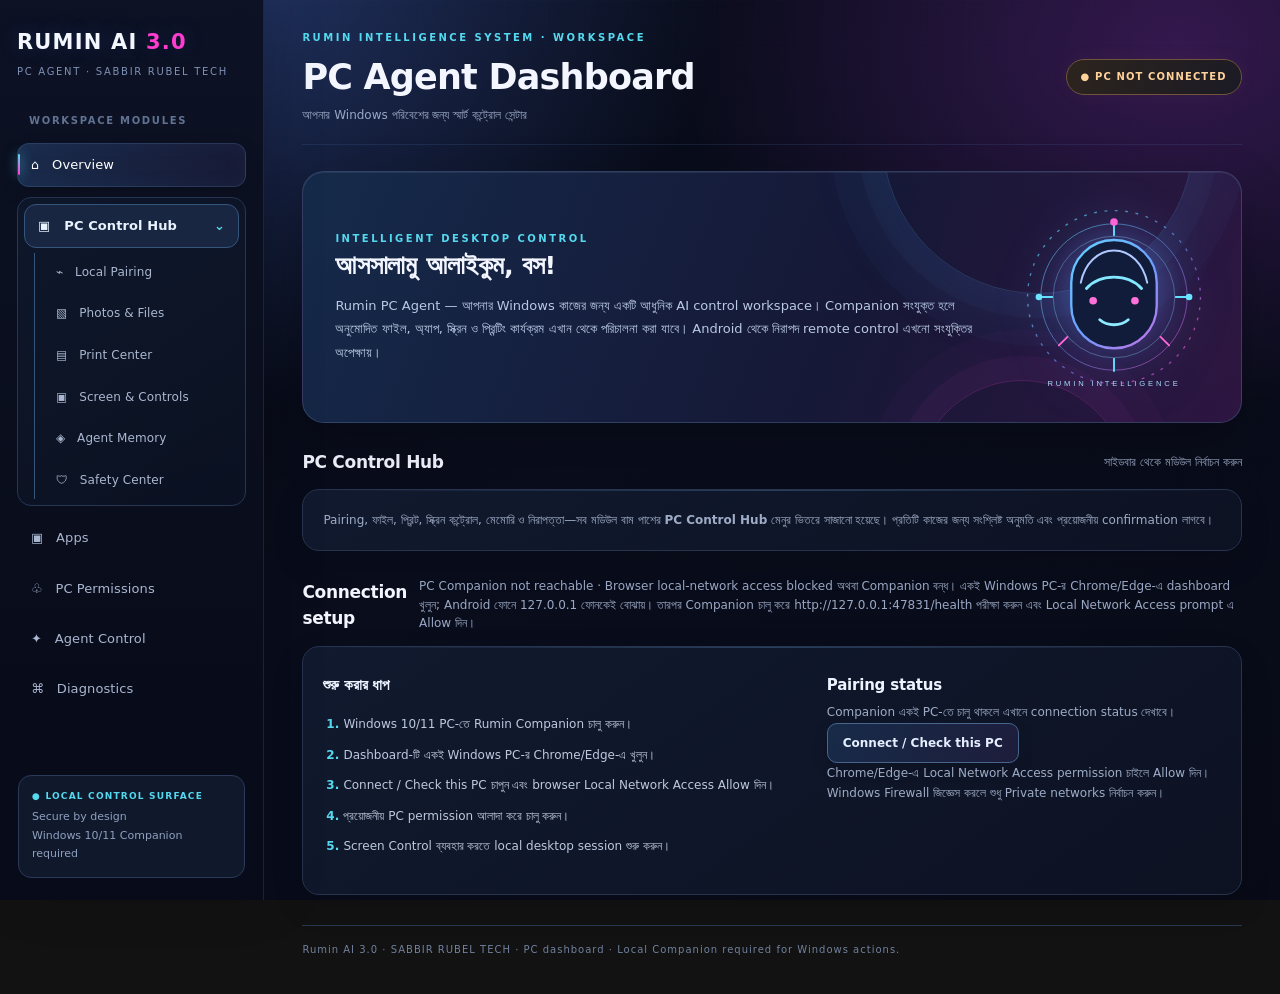
<file: pc-agent/index.html>
<!doctype html>
<html lang="bn">
<head>
<meta charset="utf-8"><meta name="viewport" content="width=device-width,initial-scale=1">
<meta name="theme-color" content="#090817"><title>Rumin AI 3.0 — PC Agent</title>
<style>
:root{color-scheme:dark;--bg:#070914;--panel:#101426;--panel2:#151d34;--line:#27334f;--line2:#35466c;--pink:#ff3ccf;--blue:#5b9dff;--cyan:#54d9ef;--muted:#9aa8c4;--green:#43ddb0;--amber:#ffc879;--text:#f3f6ff}
*{box-sizing:border-box}
html{scroll-behavior:smooth}
body{margin:0;min-height:100vh;color:var(--text);font:14px/1.55 Inter,system-ui,"Noto Sans Bengali",sans-serif;background:radial-gradient(ellipse at 14% -10%,#263a70 0,transparent 36%),radial-gradient(ellipse at 92% 5%,#34184e 0,transparent 30%),linear-gradient(145deg,#070914,#090d1c 48%,#080b17);background-attachment:fixed}
body:before{content:"";position:fixed;inset:0;pointer-events:none;opacity:.15;background-image:linear-gradient(rgba(118,153,220,.12) 1px,transparent 1px),linear-gradient(90deg,rgba(118,153,220,.12) 1px,transparent 1px);background-size:42px 42px;mask-image:linear-gradient(to bottom,black,transparent 80%);z-index:-1}
button,input,textarea,select{font:inherit}
button{cursor:pointer;transition:transform .18s ease,border-color .18s ease,background .18s ease,box-shadow .18s ease}
button:focus-visible,input:focus-visible,textarea:focus-visible,select:focus-visible{outline:2px solid var(--cyan);outline-offset:2px}
.shell{display:grid;grid-template-columns:264px minmax(0,1fr);min-height:100vh}
.side{position:sticky;top:0;height:100vh;overflow:auto;padding:26px 17px 20px;border-right:1px solid rgba(91,126,185,.2);background:linear-gradient(180deg,rgba(12,17,34,.96),rgba(8,12,25,.93));backdrop-filter:blur(22px);box-shadow:14px 0 48px #0002;z-index:5}
.brand{font-size:21px;font-weight:850;letter-spacing:1.2px;color:#f5f7ff;text-shadow:0 0 22px #5795ff38}
.brand span{color:var(--pink)}
.sub{color:#7f91b5;font-size:10px;letter-spacing:1.7px;margin-top:5px}
.nav{margin-top:34px;display:grid;gap:6px}
.nav:before{content:"WORKSPACE MODULES";color:#617393;font-size:10px;letter-spacing:1.7px;padding:0 12px 8px;font-weight:800}
.nav button{position:relative;border:1px solid transparent;background:transparent;color:#aab7d0;text-align:left;padding:11px 13px;border-radius:12px;cursor:pointer;font-size:13px;letter-spacing:.1px}
.nav button:before{content:"";position:absolute;left:0;top:25%;bottom:25%;width:2px;border-radius:3px;background:transparent}
.nav button.active,.nav button:hover{background:linear-gradient(100deg,#1a2b4b,#171a35);border-color:#42608a66;color:#fff;box-shadow:inset 0 0 22px #5b9dff0c,0 7px 18px #0002}
.nav button.active:before{background:linear-gradient(var(--cyan),var(--pink));box-shadow:0 0 12px var(--cyan)}
.nav-group{display:grid;gap:5px;margin:4px 0;padding:6px;border:1px solid #263653;border-radius:14px;background:linear-gradient(145deg,#111b30aa,#0b1325aa)}
.nav-group-toggle{display:flex!important;align-items:center;justify-content:space-between;font-weight:800!important;color:#e9f3ff!important;background:#182642!important;border-color:#36557d!important}
.nav-chevron{color:var(--cyan);transition:transform .2s}
.nav-group.collapsed .nav-chevron{transform:rotate(-90deg)}
.nav-group.collapsed .nav-submenu{display:none}
.nav-submenu{display:grid;gap:3px;padding-left:9px;border-left:1px solid #36557d;margin-left:10px}
.nav-submenu button{font-size:12px!important;padding:9px 11px!important}
.nav-submenu button.active{background:linear-gradient(100deg,#26375a,#241b40)!important;border-color:#5b78a4!important;color:#fff!important}

.sidefoot{position:absolute;bottom:22px;left:18px;right:18px;padding:13px;border:1px solid #2b3a58;border-radius:13px;background:#10182b;color:#8fa0bf;font-size:11px;line-height:1.7}
.sidefoot:before{content:"●  LOCAL CONTROL SURFACE";display:block;color:var(--cyan);font-size:9px;letter-spacing:1.2px;font-weight:800;margin-bottom:4px}
.main{padding:30px clamp(18px,3vw,46px) 36px;max-width:1600px;width:100%;margin:0 auto}
.top{display:flex;justify-content:space-between;align-items:center;gap:18px;margin-bottom:26px;padding-bottom:20px;border-bottom:1px solid rgba(91,126,185,.17)}
.eyebrow{color:var(--cyan);font-size:10px;letter-spacing:2.5px;text-transform:uppercase;font-weight:800}
.top h1{font-size:clamp(25px,3vw,35px);letter-spacing:-.8px;margin:4px 0 2px;font-weight:760}
.muted{color:var(--muted);font-size:12px}
.pill{display:inline-flex;align-items:center;gap:8px;border:1px solid #74583a;background:linear-gradient(120deg,#2c241d,#1b1a25);color:#ffd29a;border-radius:999px;padding:9px 14px;font-size:10px;font-weight:800;letter-spacing:1.1px;white-space:nowrap;box-shadow:0 0 22px #ffb65b0b}
.hero{position:relative;isolation:isolate;overflow:hidden;padding:30px 32px;border:1px solid #47638a80;border-radius:22px;background:linear-gradient(112deg,rgba(22,43,75,.96),rgba(23,25,56,.96) 58%,rgba(49,23,68,.92));display:flex;justify-content:space-between;gap:22px;align-items:center;box-shadow:0 20px 55px #0003,inset 0 1px #ffffff12}
.hero:before{content:"";position:absolute;z-index:-1;width:310px;height:310px;right:5%;top:-190px;border:1px solid #6ac6ff30;border-radius:50%;box-shadow:0 0 0 24px #66baff08,0 0 0 52px #66baff06,0 0 80px #4a8fff20}
.hero:after{content:"";position:absolute;z-index:-1;width:210px;height:210px;right:12%;bottom:-170px;border:1px solid #ff4dd633;border-radius:50%;box-shadow:0 0 0 24px #ff4dd60a,0 0 0 50px #ff4dd606}
.hero h2{margin:0 0 8px;font-size:clamp(20px,2vw,26px);letter-spacing:-.3px}
.hero p{margin:0;color:#b9c9e4;max-width:760px;font-size:13px;line-height:1.8}
.heroicon{width:190px;min-width:190px;height:190px;display:grid;place-items:center;filter:drop-shadow(0 0 26px #5b9dff55);animation:float 5s ease-in-out infinite}.heroicon svg{width:100%;height:100%;overflow:visible}.hero-art-ring{transform-origin:100px 100px;animation:orbit 18s linear infinite}.hero-art-pulse{animation:artPulse 3.6s ease-in-out infinite}@keyframes orbit{to{transform:rotate(360deg)}}@keyframes artPulse{0%,100%{opacity:.62;filter:drop-shadow(0 0 7px #58d8ff)}50%{opacity:1;filter:drop-shadow(0 0 19px #ff45cf)}}
@keyframes float{0%,100%{transform:translateY(0) rotate(-4deg)}50%{transform:translateY(-8px) rotate(4deg)}}
.grid{display:grid;grid-template-columns:repeat(3,minmax(0,1fr));gap:16px;margin-top:19px}
.card{position:relative;overflow:hidden;background:linear-gradient(145deg,rgba(18,27,48,.94),rgba(13,19,35,.96));border:1px solid var(--line);border-radius:17px;padding:20px;min-width:0;box-shadow:0 12px 32px #00000020;transition:transform .2s ease,border-color .2s ease,box-shadow .2s ease}
.card:before{content:"";position:absolute;inset:0 0 auto;height:1px;background:linear-gradient(90deg,transparent,#77c9ff55,transparent);opacity:.7}
.card:hover{transform:translateY(-3px);border-color:#4c75a6;box-shadow:0 17px 38px #0004,0 0 24px #4e8fff0c}
.card h2,.card h3{color:#edf4ff;letter-spacing:-.2px}
.card h2{font-size:20px;margin:0 0 8px}
.card h3{margin:7px 0 5px;font-size:15px}
.card p{margin:0;color:#9eacc7;font-size:12px;line-height:1.7}
.ico{font-size:23px;filter:drop-shadow(0 0 10px #70baff40)}
.state{display:inline-flex;align-items:center;gap:6px;margin-top:14px;color:#f4c987;background:#332b24;border:1px solid #775b3a66;padding:5px 10px;border-radius:99px;font-size:10px;font-weight:700;letter-spacing:.2px}
.section{margin-top:26px}
.sectionhead{display:flex;justify-content:space-between;align-items:center;gap:12px;margin-bottom:13px}
.sectionhead h2{font-size:17px;margin:0;letter-spacing:-.3px}
.pair{display:grid;grid-template-columns:1.1fr .9fr;gap:22px}
.steps{padding-left:20px;color:#bdc9df;font-size:12px}
.steps li{padding:6px 0}
.steps li::marker{color:var(--cyan);font-weight:800}
.outline{background:linear-gradient(120deg,#172b49,#1d1d3b);color:#e5efff;border:1px solid #47648c;padding:10px 15px;border-radius:10px;font-size:12px;font-weight:700;box-shadow:0 6px 16px #0002}
.outline:hover{background:linear-gradient(120deg,#20406a,#33204f);border-color:#6ba9e8;transform:translateY(-1px);box-shadow:0 8px 20px #4c8ee51c}
.outline:active{transform:translateY(0)}
.outline:disabled{opacity:.5;cursor:not-allowed;transform:none}
input,textarea,select{background:#0a1222!important;color:#edf4ff!important;border:1px solid #314362!important;border-radius:10px!important;padding:10px 12px!important;max-width:100%}
input::placeholder,textarea::placeholder{color:#71819e}
input:focus,textarea:focus,select:focus{border-color:#61b7e7!important;box-shadow:0 0 0 3px #54d9ef13}
textarea{line-height:1.65}
.drop{border:1px dashed #52749d;border-radius:15px;padding:23px;text-align:center;background:linear-gradient(145deg,#101d32,#0b1425);color:#b9c9e4}
.drop input{margin-top:12px}
.preview{margin-top:10px;padding:11px 13px;color:#9eacc7;font-size:12px;overflow-wrap:anywhere;background:#0b1323;border:1px solid #263955;border-radius:10px}
.page{display:none;animation:pageIn .22s ease}
.page.active{display:block}
@keyframes pageIn{from{opacity:.45;transform:translateY(5px)}to{opacity:1;transform:translateY(0)}}
.footer{margin-top:30px;border-top:1px solid #293752;padding-top:16px;color:#71819e;font-size:10px;letter-spacing:1px}
pre{max-width:100%;overflow:auto;color:#bcd2ef!important;background:#0a1222!important;border:1px solid #293b59;border-radius:12px;padding:14px!important}
@media(max-width:1050px){.shell{grid-template-columns:220px minmax(0,1fr)}.side{padding-left:13px;padding-right:13px}.grid{grid-template-columns:repeat(2,minmax(0,1fr))}}
@media(max-width:850px){.nav-group{min-width:220px}.nav-submenu{max-height:210px;overflow:auto}.shell{grid-template-columns:1fr}.side{position:relative;height:auto;overflow:visible;border-right:0;border-bottom:1px solid var(--line);padding:15px}.nav{display:flex;overflow:auto;margin-top:16px;padding-bottom:3px}.nav:before{display:none}.nav button{white-space:nowrap;padding:9px 12px}.sidefoot{display:none}.main{padding:20px 16px}.pair{grid-template-columns:1fr}}
@media(max-width:560px){.heroicon{width:132px;min-width:132px;height:132px;align-self:center}.grid{grid-template-columns:1fr}.top{align-items:flex-start;flex-direction:column}.hero{padding:22px;align-items:flex-start}.heroicon{display:none}.sectionhead{align-items:flex-start;flex-wrap:wrap}.pill{font-size:9px}.main{padding:16px 12px}}
@media(prefers-reduced-motion:reduce){*,*:before,*:after{animation-duration:.01ms!important;animation-iteration-count:1!important;scroll-behavior:auto!important;transition-duration:.01ms!important}}
</style></head>
<body><div class="shell">
<aside class="side"><div class="brand">RUMIN AI <span>3.0</span></div><div class="sub">PC AGENT · SABBIR RUBEL TECH</div>
<nav class="nav" aria-label="Main navigation">
<button class="active" data-page="overview">⌂ &nbsp; Overview</button>
<div class="nav-group">
<button class="nav-group-toggle" type="button" data-group-toggle="pc-hub" aria-expanded="true">▣ &nbsp; PC Control Hub <span class="nav-chevron">⌄</span></button>
<div class="nav-submenu" id="pc-hub">
<button data-page="connect">⌁ &nbsp; Local Pairing</button><button data-page="files">▧ &nbsp; Photos & Files</button><button data-page="print">▤ &nbsp; Print Center</button><button data-page="screen">▣ &nbsp; Screen & Controls</button><button data-page="memory">◈ &nbsp; Agent Memory</button><button data-page="safety">🛡 &nbsp; Safety Center</button>
</div></div>
<button data-page="apps">▣ &nbsp; Apps</button><button data-page="permissions">♧ &nbsp; PC Permissions</button><button data-page="agents">✦ &nbsp; Agent Control</button><button data-page="diagnostics">⌘ &nbsp; Diagnostics</button>
</nav><div class="sidefoot">Secure by design<br>Windows 10/11 Companion required</div></aside>
<main class="main">
<header class="top"><div><div class="eyebrow">RUMIN INTELLIGENCE SYSTEM · WORKSPACE</div><h1 id="heading">PC Agent Dashboard</h1><div class="muted">আপনার Windows পরিবেশের জন্য স্মার্ট কন্ট্রোল সেন্টার</div></div><div class="pill" id="connectionPill">● PC NOT CONNECTED</div></header>
<section class="page active" id="overview">
<div class="hero"><div><div class="eyebrow">INTELLIGENT DESKTOP CONTROL</div><h2>আসসালামু আলাইকুম, বস!</h2><p>Rumin PC Agent — আপনার Windows কাজের জন্য একটি আধুনিক AI control workspace। Companion সংযুক্ত হলে অনুমোদিত ফাইল, অ্যাপ, স্ক্রিন ও প্রিন্টিং কার্যক্রম এখান থেকে পরিচালনা করা যাবে। Android থেকে নিরাপদ remote control এখনো সংযুক্তির অপেক্ষায়।</p></div><div class="heroicon" role="img" aria-label="Rumin AI holographic assistant illustration"><svg viewBox="0 0 200 200" fill="none" xmlns="http://www.w3.org/2000/svg"><defs><linearGradient id="ruminAura" x1="28" y1="24" x2="174" y2="178" gradientUnits="userSpaceOnUse"><stop stop-color="#61E7FF"/><stop offset=".52" stop-color="#6E9CFF"/><stop offset="1" stop-color="#FF55D8"/></linearGradient><radialGradient id="ruminCore" cx="0" cy="0" r="1" gradientTransform="translate(100 91) rotate(90) scale(70)" gradientUnits="userSpaceOnUse"><stop stop-color="#5BE6FF" stop-opacity=".28"/><stop offset="1" stop-color="#7D66FF" stop-opacity=".02"/></radialGradient></defs><circle cx="100" cy="100" r="77" fill="url(#ruminCore)" stroke="url(#ruminAura)" stroke-opacity=".55"/><circle class="hero-art-ring" cx="100" cy="100" r="91" stroke="url(#ruminAura)" stroke-opacity=".62" stroke-width="1.4" stroke-dasharray="3 8"/><circle cx="100" cy="100" r="64" stroke="#8BDFFF" stroke-opacity=".35"/><path d="M100 40c-25 0-45 20-45 45v24c0 25 20 45 45 45s45-20 45-45V85c0-25-20-45-45-45Z" fill="#101C3A" stroke="url(#ruminAura)" stroke-width="2.5"/><path d="M71 91c7-8 16-12 29-12s22 4 29 12" stroke="#83E8FF" stroke-width="3" stroke-linecap="round"/><path d="M78 104h.1M122 104h.1" stroke="#FF70D9" stroke-width="8" stroke-linecap="round"/><path d="M85 124c8 7 22 7 30 0" stroke="#8DEAFF" stroke-width="3" stroke-linecap="round"/><path d="M65 85c4-20 18-34 35-34s31 14 35 34" stroke="#B0C8FF" stroke-width="2" stroke-linecap="round"/><path d="M100 22v13M100 165v13M22 100h13M165 100h13" stroke="#65DFFF" stroke-width="2" stroke-linecap="round"/><circle class="hero-art-pulse" cx="100" cy="21" r="4" fill="#FF63D8"/><circle cx="179" cy="100" r="3.5" fill="#69E5FF"/><circle cx="21" cy="100" r="3.5" fill="#69E5FF"/><path d="M42 151l9-9M158 151l-9-9" stroke="#FF67D7" stroke-width="2" stroke-linecap="round"/><text x="100" y="194" fill="#A9DFFF" font-size="8" font-family="Arial,sans-serif" text-anchor="middle" letter-spacing="3">RUMIN INTELLIGENCE</text></svg></div></div>
<div class="section"><div class="sectionhead"><h2>PC Control Hub</h2><span class="muted">সাইডবার থেকে মডিউল নির্বাচন করুন</span></div><div class="card"><p>Pairing, ফাইল, প্রিন্ট, স্ক্রিন কন্ট্রোল, মেমোরি ও নিরাপত্তা—সব মডিউল বাম পাশের <b>PC Control Hub</b> মেনুর ভিতরে সাজানো হয়েছে। প্রতিটি কাজের জন্য সংশ্লিষ্ট অনুমতি এবং প্রয়োজনীয় confirmation লাগবে।</p></div></div>
<div class="section"><div class="sectionhead"><h2>Connection setup</h2><span class="muted" id="companionStatus">Status: not checked</span></div><div class="card pair"><div><h3>শুরু করার ধাপ</h3><ol class="steps"><li>Windows 10/11 PC-তে Rumin Companion চালু করুন।</li><li>Dashboard-টি একই Windows PC-র Chrome/Edge-এ খুলুন।</li><li>Connect / Check this PC চাপুন এবং browser Local Network Access Allow দিন।</li><li>প্রয়োজনীয় PC permission আলাদা করে চালু করুন।</li><li>Screen Control ব্যবহার করতে local desktop session শুরু করুন।</li></ol></div><div><h3>Pairing status</h3><p>Companion একই PC-তে চালু থাকলে এখানে connection status দেখাবে।</p><button class="outline" id="refreshCompanion">Connect / Check this PC</button><p class="muted">Chrome/Edge-এ Local Network Access permission চাইলে Allow দিন। Windows Firewall জিজ্ঞেস করলে শুধু Private networks নির্বাচন করুন।</p></div></div></div>
</section>
<section class="page" id="connect"><div class="card"><h2>Phone Connect · Local Pairing Prototype</h2><p>PC-তে Rumin Windows Companion চালু করুন। এই পেজ থেকে পাঁচ মিনিটের one-time pairing code তৈরি হবে। নিচের PC address-এর pairing link ফোনে খুলে code ব্যবহার করা যাবে।</p><button class="outline" id="makepair">Create one-time local pairing code</button><div id="pairresult" class="section muted">কোনো pairing session তৈরি হয়নি।</div><div id="pairqr" style="margin-top:14px"></div><p class="muted">এটি কেবল local browser pairing prototype। Rumin Android app-এর native pairing screen/client এবং secure remote relay এখনো সংযুক্ত নয়; pairing সফল হলেও ফোন থেকে PC control চালু হবে না।</p></div></section>
<section class="page" id="files"><div class="card"><h2>Files & Photos</h2><p>এখানে আপাতত browser-এর local file picker দিয়ে শুধু preview পরীক্ষা করা যাবে। এটি PC-র সম্পূর্ণ ফাইল-সিস্টেম access নয়।</p><div class="drop"><div>📁 একটি ছবি নির্বাচন করে preview দেখুন</div><input id="filepick" type="file" accept="image/*"><div id="filepreview" class="preview">কোনো ছবি নির্বাচন করা হয়নি</div></div><p class="muted">Approved Documents/Pictures roots-এ text file তৈরি/overwrite, move এবং Recycle Bin-এ delete করা যাবে। প্রতিটি destructive action-এ আলাদা confirmation লাগে।</p><div class="section"><button class="outline" id="loadPcFolders">Load approved PC folders</button><div id="pcFolders" class="preview">Folder list এখনো লোড হয়নি।</div></div><div class="section"><h3>Approved file action</h3><select id="fileRoot" style="padding:9px;background:#0d0c1d;color:white"><option value="documents">Documents</option><option value="pictures">Pictures</option></select><input id="fileRelative" placeholder="relative/path.txt" style="display:block;width:100%;max-width:500px;padding:10px;margin:8px 0;background:#0d0c1d;border:1px solid #51466c;border-radius:9px;color:white"><textarea id="fileContent" rows="4" placeholder="New text file content" style="width:100%;padding:12px;background:#0d0c1d;border:1px solid #51466c;border-radius:9px;color:white"></textarea><button class="outline" id="writeFile">Create / overwrite text file</button><input id="moveSource" placeholder="Source relative path" style="display:block;width:100%;max-width:500px;padding:10px;margin:8px 0;background:#0d0c1d;border:1px solid #51466c;border-radius:9px;color:white"><input id="moveDestination" placeholder="Destination relative path" style="display:block;width:100%;max-width:500px;padding:10px;margin:8px 0;background:#0d0c1d;border:1px solid #51466c;border-radius:9px;color:white"><button class="outline" id="moveFile">Move file</button><input id="deleteRelative" placeholder="File relative path to delete" style="display:block;width:100%;max-width:500px;padding:10px;margin:8px 0;background:#0d0c1d;border:1px solid #51466c;border-radius:9px;color:white"><button class="outline" id="deleteFile">Send file to Recycle Bin</button><div id="fileActionStatus" class="preview"></div></div></div></section>
<section class="page" id="print"><div class="card"><h2>Print Center</h2><p>Windows printer list দেখুন এবং স্পষ্ট অনুমোদনের পর plain-text document print করুন।</p><button class="outline" id="loadPrinters">Load printers</button><select id="printerSelect" style="display:block;width:100%;max-width:500px;padding:10px;margin:10px 0;background:#0d0c1d;border:1px solid #51466c;border-radius:9px;color:white"><option value="">প্রথমে printer list load করুন</option></select><textarea id="printText" rows="7" placeholder="যে লেখা print করতে চান…" style="width:100%;padding:12px;background:#0d0c1d;border:1px solid #51466c;border-radius:9px;color:white"></textarea><button class="outline" id="submitPrint">Confirm & print text</button><div id="printStatus" class="preview">প্রিন্ট শুরু হয়নি।</div><p class="muted">শুধু text print। PDF/image preview ও print এখনো নেই।</p></div></section>
<section class="page" id="screen"><div class="card"><h2>Screen & Controls</h2><p>PC-তে অনুমতি দিয়ে session চালু করলে mouse click, scroll ও keyboard text পাঠানো যাবে। এখনো screen capture/OCR যুক্ত হয়নি।</p><div class="sectionhead"><span class="state" id="desktopState">Session বন্ধ</span><button class="outline" id="startDesktop">Start local control session</button><button class="outline" id="stopDesktop">Stop session</button></div><div class="section"><h3>Mouse click</h3><p class="muted">স্ক্রিনের pixel coordinate দিন।</p><div style="display:flex;gap:8px;flex-wrap:wrap"><input id="clickX" type="number" min="0" placeholder="X" style="width:100px;padding:9px;background:#0d0c1d;border:1px solid #51466c;border-radius:9px;color:white"><input id="clickY" type="number" min="0" placeholder="Y" style="width:100px;padding:9px;background:#0d0c1d;border:1px solid #51466c;border-radius:9px;color:white"><button class="outline" id="sendClick">Click</button></div></div><div class="section"><h3>Keyboard</h3><div style="display:flex;gap:8px;flex-wrap:wrap"><input id="typeText" placeholder="Type text on PC…" style="min-width:220px;padding:9px;background:#0d0c1d;border:1px solid #51466c;border-radius:9px;color:white"><button class="outline" id="sendType">Type</button><select id="pressKey" style="padding:9px;background:#0d0c1d;border:1px solid #51466c;border-radius:9px;color:white"><option>ENTER</option><option>TAB</option><option>ESC</option><option>BACKSPACE</option><option>SPACE</option><option>UP</option><option>DOWN</option><option>LEFT</option><option>RIGHT</option><option>DELETE</option></select><button class="outline" id="sendKey">Press key</button></div></div><div class="section"><h3>Scroll</h3><button class="outline" id="scrollUp">Scroll up</button> <button class="outline" id="scrollDown">Scroll down</button></div><div class="section"><h3>Live screen snapshot</h3><button class="outline" id="captureScreen">Capture PC screen</button><div id="screenPreview" class="preview">স্ক্রিন ক্যাপচার এখনো করা হয়নি।</div><button class="outline" id="readUiTree">Read Windows UI control tree</button><pre id="uiaTreePreview" class="preview">UI Automation tree এখনো পড়া হয়নি।</pre></div><p class="muted" id="screenMessage">Screen control is disabled until the PC user grants permission and starts a local session.</p></div></section>
<section class="page" id="apps"><div class="card"><h2>Windows Apps</h2><p>Start Menu-তে থাকা অ্যাপগুলো খুঁজে বের করে নির্বাচিত অ্যাপ চালু করুন।</p><button class="outline" id="loadApps">Find installed shortcuts</button><div id="appList" class="section muted">অ্যাপ তালিকা লোড হয়নি।</div></div></section>
<section class="page" id="permissions"><div class="card"><h2>PC Permissions & Safety</h2><p>প্রতিটি অনুমতি আলাদা। সব অনুমতি ডিফল্টে বন্ধ থাকবে; Windows ব্যবহারকারী নিজে চালু করবেন।</p><div class="section"><h3>১. Browser permission</h3><p class="muted">এই ওয়েবসাইটকে Windows Companion-এর localhost endpoint-এ পৌঁছাতে Chrome/Edge-এর Local Network Access অনুমতি লাগতে পারে।</p><button class="outline" id="requestLocalAccess">Request browser access</button><span id="browserPermissionStatus" class="muted">এখনো পরীক্ষা হয়নি</span></div><div class="section"><h3>২. Windows Companion permissions</h3><div id="permissionList" class="section muted">Companion-এর permission status লোড হচ্ছে…</div></div><div class="section"><h3>৩. এখনো তৈরি হয়নি</h3><div class="muted">OCR, Gemini vision feedback loop, Android secure relay এবং microphone/camera stream এখনো বাস্তবায়িত নয়। Windows UI Automation ও file/printer tools-এর আলাদা permission আছে।</div></div><p class="muted">Windows Firewall জিজ্ঞেস করলে Private networks-এ অনুমতি দিন; Public networks-এ নয়। UAC/Secure Desktop বা Windows-এর নিরাপত্তা সীমা অতিক্রম করা হবে না। যেকোনো সময় screen session বন্ধ করতে পারবেন।</p></div></section>
<section class="page" id="agents"><div class="card"><h2>Rumin Agent Control</h2><p>এখানে Gemini থেকে সীমাবদ্ধ action plan তৈরি করে preview দেখা যাবে। অনুমোদন ছাড়া কোনো action চলবে না; Android secure relay এখনো প্রস্তুত নয়।</p><div class="section"><h3>Gemini AI Agent Planner · Preview</h3><p class="muted">API key এই পেজে রাখা হবে না; প্রতিবার request-এর সময় local Companion-এ পাঠানো হবে। Gemini কেবল অনুমোদিত tool-এর preview তৈরি করবে।</p><input id="geminiPlannerKey" type="password" autocomplete="off" placeholder="Gemini API key" style="display:block;width:100%;max-width:520px;padding:10px;margin:7px 0;background:#0d0c1d;border:1px solid #51466c;border-radius:9px;color:white"><input id="geminiPlannerModel" value="gemini-2.5-flash" placeholder="Gemini model" style="display:block;width:100%;max-width:320px;padding:10px;margin:7px 0;background:#0d0c1d;border:1px solid #51466c;border-radius:9px;color:white"><textarea id="geminiPlannerTask" rows="3" placeholder="যেমন: Notepad খোলো এবং..." style="display:block;width:100%;max-width:700px;padding:10px;margin:7px 0;background:#0d0c1d;border:1px solid #51466c;border-radius:9px;color:white"></textarea><button class="outline" id="makeGeminiPlan">Generate action preview</button><div id="geminiPlanStatus" class="preview">Gemini plan তৈরি হয়নি।</div></div>
<div class="section"><label class="muted" for="agentTool">Action type</label><select id="agentTool" style="display:block;width:100%;max-width:420px;padding:10px;margin:6px 0;background:#0d0c1d;border:1px solid #51466c;border-radius:9px;color:white"><option value="open_app">Open approved Start Menu app</option><option value="click">Mouse click (screen session)</option><option value="scroll">Scroll (screen session)</option><option value="type_text">Type text (screen session)</option><option value="press_key">Press allowed key (screen session)</option></select><div id="agentFields" class="section"></div><button class="outline" id="addAgentAction">Add action to plan</button> <button class="outline" id="clearAgentPlan">Clear plan</button></div><div class="section"><h3>Execution plan</h3><ol id="agentPlan" class="steps"><li>কোনো action যোগ করা হয়নি।</li></ol><button class="outline" id="runAgentPlan">Run approved plan</button><div id="agentResult" class="preview">Execution এখনো শুরু হয়নি।</div></div><p class="muted">একটি batch-এ সর্বোচ্চ ৮টি action। PC-তে Companion চালু, প্রয়োজনীয় permission ON এবং screen action-এর জন্য local desktop session চালু থাকতে হবে। Delete, payment, message send, admin/security পরিবর্তন বা arbitrary shell command এই executor চালায় না।</p></div></section>
<section class="page" id="diagnostics"><div class="card"><h2>System Diagnostics</h2><p>Companion, Windows host, supported capabilities ও API endpoint-এর live status। এখানে কোনো unsupported feature-কে ready দেখানো হবে না।</p><div class="sectionhead"><span class="state" id="diagState">Not checked</span><button class="outline" id="runDiagnostics">Run full diagnostics</button></div><div id="diagSummary" class="section muted">Diagnostics এখনো চালানো হয়নি।</div><div class="section"><h3>Windows PC information</h3><pre id="systemInfo" style="white-space:pre-wrap;overflow-wrap:anywhere;background:#0d0c1d;padding:12px;border-radius:10px">Not loaded</pre></div><div class="section"><h3>Companion capabilities</h3><pre id="capabilityInfo" style="white-space:pre-wrap;overflow-wrap:anywhere;background:#0d0c1d;padding:12px;border-radius:10px">Not loaded</pre></div><div class="section"><h3>Endpoint checks</h3><div id="endpointChecks" class="muted">Not checked</div></div></div></section><section class="page" id="memory"><div class="card"><h2>Agent Memory · Local PC</h2><p>এই Windows PC-তে locally encrypted নয় এমন JSON storage-এ user-approved notes রাখা হবে। sensitive password বা secret রাখবেন না।</p><input id="memoryKey" maxlength="80" placeholder="Memory key (যেমন preferred_browser)" style="display:block;width:100%;max-width:500px;padding:10px;margin:8px 0;background:#0d0c1d;border:1px solid #51466c;border-radius:9px;color:white"><textarea id="memoryValue" maxlength="4000" rows="4" placeholder="যে তথ্য সংরক্ষণে সম্মতি দিচ্ছেন…" style="width:100%;padding:12px;background:#0d0c1d;border:1px solid #51466c;border-radius:9px;color:white"></textarea><label><input id="memoryConsent" type="checkbox"> আমি এই তথ্য PC-তে সংরক্ষণে সম্মতি দিচ্ছি</label><div><button class="outline" id="saveMemory">Save memory</button> <button class="outline" id="loadMemory">Load memories</button></div><div id="memoryStatus" class="preview">Memory permission ডিফল্টে বন্ধ।</div><pre id="memoryItems" style="white-space:pre-wrap;overflow-wrap:anywhere;background:#0d0c1d;padding:12px;border-radius:10px"></pre></div></section>
<section class="page" id="safety"><div class="card"><h2>Safety Center · অনুমতি ও নিশ্চিতকরণ</h2><p>Rumin PC Agent-এ প্রতিটি capability আলাদা করে বন্ধ রাখা হয়। সংবেদনশীল কাজ চালানোর আগে Windows user-এর অনুমতি, চলমান local desktop session এবং action confirmation প্রয়োজন হতে পারে।</p><div class="section"><h3>নিরাপত্তার নিয়ম</h3><ul class="steps"><li>সব PC permission ডিফল্টে বন্ধ থাকবে; প্রয়োজনীয় permission শুধু PC Permissions থেকে চালু করুন।</li><li>Screen capture ও mouse/keyboard control কেবল এই PC-তে user-started local session-এ চলবে।</li><li>ফাইলের কাজ শুধু অনুমোদিত Documents/Pictures root-এ সীমাবদ্ধ; delete করলে Recycle Bin-এ যাবে।</li><li>Print job, file overwrite/move/delete এবং Agent plan চালানোর আগে আলাদা confirmation দেখানো হবে।</li><li>Pairing code একবার ব্যবহারযোগ্য ও স্বল্পমেয়াদি; secure Android-to-PC relay সম্পূর্ণ না হওয়া পর্যন্ত remote command চালু নয়।</li><li>UAC secure desktop, password field এবং Windows protected surface bypass করা হবে না।</li></ul></div><div class="section"><h3>Permission status</h3><p class="muted">বর্তমান Companion permission তালিকা দেখতে PC Permissions খুলুন।</p><button class="outline" id="openSafetyPermissions" type="button">Open PC Permissions</button></div><div class="section"><h3>Local Audit Log</h3><p class="muted">শেষ ১০০টি পরিবর্তনকারী API request-এর সময়, route, status ও local client address দেখাবে। কোনো request body, API key বা টাইপ করা লেখা সংরক্ষণ করা হয় না।</p><button class="outline" id="loadSafetyAudit" type="button">Load recent audit events</button><div class="preview" id="safetyNotice">Audit history এখনো লোড করা হয়নি।</div><pre id="safetyAuditItems" style="white-space:pre-wrap;overflow-wrap:anywhere;max-height:360px;overflow:auto"></pre></div></div></section>
<div class="footer">Rumin AI 3.0 · SABBIR RUBEL TECH · PC dashboard · Local Companion required for Windows actions.</div>
</main></div>
<script>
const titles={overview:"PC Agent Dashboard",connect:"Local Pairing",files:"Photos & Files",print:"Print Center",screen:"Screen & Controls",apps:"Windows Apps",permissions:"PC Permissions",agents:"Agent Control",memory:"Agent Memory",diagnostics:"System Diagnostics",safety:"Safety Center"};
document.querySelectorAll(".nav button[data-page]").forEach(b=>b.addEventListener("click",()=>{document.querySelectorAll(".nav button[data-page]").forEach(x=>x.classList.toggle("active",x===b));document.querySelectorAll(".page").forEach(x=>x.classList.toggle("active",x.id===b.dataset.page));document.getElementById("heading").textContent=titles[b.dataset.page]}));
document.querySelectorAll("[data-group-toggle]").forEach(b=>b.addEventListener("click",()=>{const group=b.closest(".nav-group");const collapsed=group.classList.toggle("collapsed");b.setAttribute("aria-expanded",String(!collapsed));}));
document.getElementById("openSafetyPermissions").addEventListener("click",()=>document.querySelector('.nav button[data-page="permissions"]').click());
document.getElementById("loadSafetyAudit").addEventListener("click",async()=>{const notice=document.getElementById("safetyNotice"),items=document.getElementById("safetyAuditItems");notice.textContent="Loading local audit history…";items.textContent="";try{const d=await api("/v1/audit/recent?limit=100");notice.textContent=d.count+" event(s) · Local PC · request bodies are not stored";items.textContent=(d.entries||[]).map(x=>[x.timestamp,x.method,x.route,"HTTP "+x.status,"client "+x.remote].join(" · ")).join("\\n")||"No audit events recorded yet."}catch(e){notice.textContent="Audit history unavailable: "+explainCompanionError(e)}});
const resultBox=document.getElementById("pairresult"),qrBox=document.getElementById("pairqr");
document.getElementById("makepair").addEventListener("click",async()=>{
 resultBox.textContent="এই PC-তে Windows Companion খোঁজা হচ্ছে…";qrBox.innerHTML="";
 try{
  const r=await fetch("http://127.0.0.1:47831/v1/pair/create",{method:"POST"});
  const d=await r.json();if(!r.ok||!d.code)throw Error("Companion response invalid");
  if(!d.addresses||!d.addresses.length)throw Error("PC-এর Wi-Fi/LAN IPv4 address পাওয়া যায়নি");
  const cards=d.addresses.map(ip=>{const link="http://"+ip+":47831/pair?code="+encodeURIComponent(d.code);const box=document.createElement("div");box.style="margin:12px 0;padding:12px;background:#0d0c1d;border-radius:12px";const title=document.createElement("b");title.textContent=ip;const url=document.createElement("div");url.className="preview";url.textContent=link;const copy=document.createElement("button");copy.className="outline";copy.textContent="Copy pairing link";copy.addEventListener("click",()=>navigator.clipboard.writeText(link).then(()=>copy.textContent="Copied").catch(()=>url.textContent=link));box.append(title,url,copy);qrBox.append(box);return ""}).join("");
  qrBox.innerHTML=cards;resultBox.textContent="Pairing Code: "+d.code+" · ৫ মিনিটের মধ্যে একবার scan করুন।";
  const poll=setInterval(async()=>{try{const s=await fetch("http://127.0.0.1:47831/v1/pair/phone-status");const state=await s.json();if(state.paired){clearInterval(poll);resultBox.textContent="ফোন Companion-এ যুক্ত হয়েছে। Browser pairing সফল; Android app-এর native bridge পরের ধাপ।";}}catch{}},2500);
  setTimeout(()=>clearInterval(poll),300000);
 }catch(e){resultBox.textContent="Companion পাওয়া যায়নি: "+e.message+". Windows Companion চালু করুন এবং browser-এ localhost access অনুমতি দিন।"}
});

const API="http://127.0.0.1:47831";
let companionConnected=false;
async function api(path,options={}){const headers={...(options.headers||{})};if(options.body!==undefined&&!Object.keys(headers).some(k=>k.toLowerCase()==="content-type"))headers["content-type"]="application/json";const r=await fetch(API+path,{...options,headers});const d=await r.json().catch(()=>({}));if(!r.ok)throw Error(d.error||d.title||("HTTP "+r.status));return d}
function explainCompanionError(e){const m=String(e&&e.message||e);if(m==="Failed to fetch"||e instanceof TypeError)return "Browser local-network access blocked অথবা Companion বন্ধ। একই Windows PC-র Chrome/Edge-এ dashboard খুলুন; Android ফোনে 127.0.0.1 ফোনকেই বোঝায়। তারপর Companion চালু করে http://127.0.0.1:47831/health পরীক্ষা করুন এবং Local Network Access prompt এ Allow দিন।";return m}
async function checkCompanion(){const out=document.getElementById("companionStatus"),pill=document.getElementById("connectionPill");try{const h=await api("/health");companionConnected=true;out.textContent="Connected · "+h.service+" · "+h.version;pill.textContent="● PC CONNECTED";pill.style.borderColor="#49d6a2";pill.style.color="#49d6a2";await Promise.allSettled([loadPermissions(),loadSystemInfo(),loadCapabilities()]);return h}catch(e){companionConnected=false;out.textContent="PC Companion not reachable · "+explainCompanionError(e);pill.textContent="● PC NOT CONNECTED";pill.style.borderColor="#71543b";pill.style.color="#ffd29a";throw e}}
document.getElementById("refreshCompanion").addEventListener("click",checkCompanion);
async function loadSystemInfo(){const d=await api("/v1/system/info");const el=document.getElementById("systemInfo");if(el)el.textContent=JSON.stringify(d,null,2);return d}
async function loadCapabilities(){const d=await api("/v1/agent/capabilities");const el=document.getElementById("capabilityInfo");if(el)el.textContent=JSON.stringify(d,null,2);return d}
async function runDiagnostics(){const state=document.getElementById("diagState"),summary=document.getElementById("diagSummary"),list=document.getElementById("endpointChecks");state.textContent="Running…";summary.textContent="Companion endpoints পরীক্ষা হচ্ছে…";list.innerHTML="";const checks=[["Health","/health"],["System info","/v1/system/info"],["Capabilities","/v1/agent/capabilities"],["Permissions","/v1/permissions"]];let ok=0;for(const [name,path] of checks){const row=document.createElement("div");row.style="padding:8px 0;border-bottom:1px solid #30294c";row.textContent=name+" · checking";list.append(row);try{const d=await api(path);row.textContent=name+" · OK";row.style.color="#49d6a2";ok++;if(path==="/v1/system/info")document.getElementById("systemInfo").textContent=JSON.stringify(d,null,2);if(path==="/v1/agent/capabilities")document.getElementById("capabilityInfo").textContent=JSON.stringify(d,null,2)}catch(e){row.textContent=name+" · FAILED · "+explainCompanionError(e);row.style.color="#ffd29a"}}state.textContent=ok+"/"+checks.length+" endpoints OK";summary.textContent=ok===checks.length?"Companion API checks passed. এটি শুধু endpoint readiness; physical PC actions এখনও আলাদা করে যাচাই করতে হবে.":"কিছু endpoint ব্যর্থ হয়েছে। প্রতিটি ফলাফল দেখুন; permission_required হলে সংশ্লিষ্ট অনুমতি চালু করতে হবে।"}
document.getElementById("runDiagnostics").addEventListener("click",runDiagnostics);

document.getElementById("requestLocalAccess").addEventListener("click",async()=>{const s=document.getElementById("browserPermissionStatus");s.textContent="Browser permission request/check চলছে…";try{await checkCompanion();if(companionConnected)s.textContent="Browser access অনুমোদিত; Companion reachable.";else s.textContent="Browser access চেষ্টা হয়েছে, কিন্তু Companion পাওয়া যায়নি। Companion চালু আছে কিনা দেখুন।"}catch(e){s.textContent="Browser access blocked: "+e.message}});
async function loadPermissions(){const out=document.getElementById("permissionList");try{const d=await api("/v1/permissions");const labels={"app-discovery":"Discover installed Start Menu apps","app-launch":"Launch selected Start Menu apps","file-read":"Read approved Documents / Pictures folders","file-write":"Create, move and recycle-bin delete files in approved folders","printing":"Enumerate printers and print approved text","agent-memory":"Store user-approved local Agent Memory","ui-automation":"Read Windows control tree and invoke confirmed controls","screen-control":"Mouse, keyboard and scroll control (local session)","screen-capture":"Capture PC screen snapshot"};out.innerHTML="";for(const [key,label] of Object.entries(labels)){const row=document.createElement("label");row.style="display:flex;align-items:center;justify-content:space-between;gap:12px;padding:12px 0;border-bottom:1px solid #30294c";const name=document.createElement("span");name.textContent=label;const cb=document.createElement("input");cb.type="checkbox";cb.checked=!!d.permissions[key];cb.setAttribute("aria-label",label);cb.addEventListener("change",async()=>{cb.disabled=true;try{await api("/v1/permissions/grant",{method:"POST",body:JSON.stringify({capability:key,enabled:cb.checked})});if(key==="screen-control"&&!cb.checked)document.getElementById("desktopState").textContent="Session বন্ধ";}catch(e){cb.checked=!cb.checked;alert("Permission update failed: "+e.message)}finally{cb.disabled=false}});row.append(name,cb);out.append(row)}const note=document.createElement("p");note.className="muted";note.textContent="File read permission is opt-in. Screen capture also requires screen-control permission and an active local desktop session.";out.append(note)}catch(e){out.textContent="Companion unavailable: "+e.message}}
async function loadApps(){const out=document.getElementById("appList");out.textContent="Searching Start Menu…";try{const d=await api("/v1/apps/list");out.innerHTML="";appCatalog=Array.isArray(d)?d:[];if(document.getElementById("agentTool").value==="open_app")renderAgentFields();if(!d.length){out.textContent="Start Menu shortcut পাওয়া যায়নি।";return}for(const app of d){const row=document.createElement("div");row.style="display:flex;justify-content:space-between;align-items:center;gap:12px;padding:9px 0;border-bottom:1px solid #30294c";const name=document.createElement("span");name.textContent=app.name;const btn=document.createElement("button");btn.className="outline";btn.textContent="Open";btn.addEventListener("click",async()=>{btn.disabled=true;try{await api("/v1/apps/open",{method:"POST",body:JSON.stringify({appId:app.id})});btn.textContent="Opened"}catch(e){alert(e.message);btn.disabled=false}});row.append(name,btn);out.append(row)}}catch(e){out.textContent="Cannot list apps: "+e.message}}
document.getElementById("loadApps").addEventListener("click",loadApps);
let agentPlan=[];
let appCatalog=[];
function renderAgentFields(){const t=document.getElementById("agentTool").value,box=document.getElementById("agentFields");box.innerHTML="";const fields=t==="open_app"?[]:t==="click"?[["X coordinate","agentX","number",""],["Y coordinate","agentY","number",""]]:t==="scroll"?[["Scroll delta","agentDelta","number","উপরের জন্য positive, নিচের জন্য negative"]]:t==="type_text"?[["Text","agentText","text","সর্বোচ্চ ২০০০ অক্ষর"]]:[["Allowed key","agentKey","text","ENTER, TAB, ESC, BACKSPACE, SPACE, UP, DOWN, LEFT, RIGHT, HOME, END, DELETE"]];for(const [label,id,type,ph] of fields){const l=document.createElement("label");l.className="muted";l.textContent=label;const input=document.createElement("input");input.id=id;input.type=type;input.placeholder=ph;input.style="display:block;width:100%;max-width:420px;padding:10px;margin:5px 0 12px;background:#0d0c1d;border:1px solid #51466c;border-radius:9px;color:white";box.append(l,input)}if(t==="open_app"){const label=document.createElement("label");label.className="muted";label.textContent="Installed Start Menu app";const select=document.createElement("select");select.id="agentAppId";select.style="display:block;width:100%;max-width:420px;padding:10px;margin:5px 0 12px;background:#0d0c1d;border:1px solid #51466c;border-radius:9px;color:white";const first=document.createElement("option");first.value="";first.textContent="Load apps first";select.append(first);for(const app of appCatalog){const option=document.createElement("option");option.value=app.id;option.textContent=app.name;select.append(option)}const load=document.createElement("button");load.className="outline";load.textContent="Load / refresh installed apps";load.addEventListener("click",loadApps);box.append(label,select,load)}}
function renderAgentPlan(){const list=document.getElementById("agentPlan");list.innerHTML="";if(!agentPlan.length){list.innerHTML="<li>কোনো action যোগ করা হয়নি।</li>";return}agentPlan.forEach((a,i)=>{const li=document.createElement("li");li.textContent=(i+1)+". "+a.tool+" · "+JSON.stringify(a);list.append(li)})}
document.getElementById("agentTool").addEventListener("change",renderAgentFields);renderAgentFields();document.getElementById("makeGeminiPlan").addEventListener("click",async()=>{const key=document.getElementById("geminiPlannerKey").value.trim(),task=document.getElementById("geminiPlannerTask").value.trim(),model=document.getElementById("geminiPlannerModel").value.trim()||"gemini-2.5-flash",out=document.getElementById("geminiPlanStatus");if(!key||!task){out.textContent="Gemini API key এবং কাজের নির্দেশ দিন।";return}out.textContent="Gemini plan তৈরি হচ্ছে…";try{const d=await api("/v1/agent/plan",{method:"POST",body:JSON.stringify({apiKey:key,task,model})});if(!d.previewOnly||!Array.isArray(d.actions))throw Error("Invalid preview response");agentPlan=d.actions;renderAgentPlan();out.textContent="Preview only · "+d.summary+" · "+d.actions.length+" action(s). নিচে plan যাচাই করে Run approved plan চাপুন।";document.getElementById("geminiPlannerKey").value=""}catch(e){out.textContent="Planner failed: "+e.message}});
document.getElementById("readUiTree").addEventListener("click",async()=>{const out=document.getElementById("uiaTreePreview");out.textContent="Windows UI tree পড়া হচ্ছে…";try{const d=await api("/v1/desktop/uia/tree?maxNodes=120&maxDepth=4");out.textContent=JSON.stringify(d,null,2)}catch(e){out.textContent="UI Automation failed: "+e.message}});

document.getElementById("addAgentAction").addEventListener("click",()=>{const t=document.getElementById("agentTool").value;let a={tool:t};const get=id=>document.getElementById(id)?.value??"";if(t==="open_app"){a.appId=get("agentAppId").trim();if(!a.appId){alert("Apps পেজ থেকে app ID দিন।");return}}if(t==="click"){a.x=Number(get("agentX"));a.y=Number(get("agentY"));if(!Number.isInteger(a.x)||!Number.isInteger(a.y)||a.x<0||a.y<0){alert("Valid X/Y coordinate দিন।");return}}if(t==="scroll"){a.delta=Number(get("agentDelta"));if(!Number.isInteger(a.delta)||a.delta===0){alert("Scroll delta দিন।");return}}if(t==="type_text"){a.text=get("agentText");if(!a.text||a.text.length>2000){alert("১–২০০০ অক্ষরের text দিন।");return}}if(t==="press_key"){a.key=get("agentKey").trim().toUpperCase();if(!["ENTER","TAB","ESC","BACKSPACE","SPACE","UP","DOWN","LEFT","RIGHT","HOME","END","DELETE"].includes(a.key)){alert("Allowed key তালিকা থেকে একটি দিন।");return}}if(agentPlan.length>=8){alert("একটি plan-এ সর্বোচ্চ ৮টি action রাখা যাবে।");return}agentPlan.push(a);renderAgentPlan()});
document.getElementById("clearAgentPlan").addEventListener("click",()=>{agentPlan=[];renderAgentPlan();document.getElementById("agentResult").textContent="Plan cleared."});
document.getElementById("runAgentPlan").addEventListener("click",async()=>{const out=document.getElementById("agentResult");if(!agentPlan.length){out.textContent="আগে action যোগ করুন।";return}if(!confirm("এই "+agentPlan.length+"টি action এই PC-তে চালাবেন?"))return;out.textContent="Executing…";try{const d=await api("/v1/agent/execute",{method:"POST",body:JSON.stringify({actions:agentPlan})});out.textContent="সফল: "+d.count+"টি action সম্পন্ন। "+JSON.stringify(d.results); }catch(e){out.textContent="Execution failed: "+e.message}});
document.getElementById("loadPcFolders").addEventListener("click",async()=>{const out=document.getElementById("pcFolders");out.textContent="Loading approved folders…";try{const roots=await api("/v1/files/roots");out.innerHTML="";for(const root of roots){const btn=document.createElement("button");btn.className="outline";btn.textContent=root.displayName+" · Open";btn.style="margin:5px";btn.addEventListener("click",async()=>{try{const d=await api("/v1/files/list/"+encodeURIComponent(root.id));const list=document.createElement("pre");list.style="white-space:pre-wrap;overflow-wrap:anywhere;background:#0d0c1d;padding:12px;border-radius:10px";list.textContent=(d.items||[]).map(x=>(x.kind==="directory"?"📁 ":"📄 ")+x.name).join("\\n")||"Folder is empty";out.append(list)}catch(e){out.textContent=e.message}});out.append(btn)}}catch(e){out.textContent="Folder access unavailable: "+e.message}});

document.getElementById("loadPrinters").addEventListener("click",async()=>{const s=document.getElementById("printerSelect"),out=document.getElementById("printStatus");out.textContent="Loading printers…";try{const d=await api("/v1/printers");s.innerHTML="";for(const p of d.printers){const o=document.createElement("option");o.value=p.name;o.textContent=p.name+(p.isDefault?" (default)":"");s.append(o)}out.textContent=d.printers.length+" printer(s) found."}catch(e){out.textContent="Printer list failed: "+e.message}});
document.getElementById("submitPrint").addEventListener("click",async()=>{const name=document.getElementById("printerSelect").value,text=document.getElementById("printText").value;if(!name||!text){document.getElementById("printStatus").textContent="Printer এবং print text নির্বাচন করুন।";return}if(!confirm("এই text '"+name+"' printer-এ print করবেন?"))return;try{const d=await api("/v1/print/text",{method:"POST",body:JSON.stringify({printerName:name,text,confirm:true})});document.getElementById("printStatus").textContent="Print job submitted: "+d.printer}catch(e){document.getElementById("printStatus").textContent="Print failed: "+e.message}});
document.getElementById("saveMemory").addEventListener("click",async()=>{const key=document.getElementById("memoryKey").value.trim(),value=document.getElementById("memoryValue").value,consent=document.getElementById("memoryConsent").checked;if(!key||!value||!consent){document.getElementById("memoryStatus").textContent="Key, value এবং explicit consent আবশ্যক।";return}try{const d=await api("/v1/memory",{method:"POST",body:JSON.stringify({key,value,consent:true})});document.getElementById("memoryStatus").textContent="Saved: "+d.key;await loadMemoryItems()}catch(e){document.getElementById("memoryStatus").textContent="Save failed: "+e.message}});
async function loadMemoryItems(){try{const d=await api("/v1/memory");document.getElementById("memoryItems").textContent=JSON.stringify(d.items,null,2);document.getElementById("memoryStatus").textContent=d.count+" saved item(s)."}catch(e){document.getElementById("memoryStatus").textContent="Load failed: "+e.message}}
document.getElementById("loadMemory").addEventListener("click",loadMemoryItems);
document.getElementById("writeFile").addEventListener("click",async()=>{const rootId=document.getElementById("fileRoot").value,relativePath=document.getElementById("fileRelative").value,content=document.getElementById("fileContent").value;if(!relativePath||!confirm("Approved folder-এ এই file create/overwrite করবেন?"))return;const overwrite=confirm("যদি file আগে থেকে থাকে, overwrite করার অনুমতি দিচ্ছেন? Cancel করলে existing file overwrite হবে না।");try{const d=await api("/v1/files/write",{method:"POST",body:JSON.stringify({rootId,relativePath,content,confirm:true,overwrite})});document.getElementById("fileActionStatus").textContent="Written: "+d.name+" ("+d.bytes+" bytes)"}catch(e){document.getElementById("fileActionStatus").textContent="Write failed: "+e.message}});
document.getElementById("moveFile").addEventListener("click",async()=>{const rootId=document.getElementById("fileRoot").value,sourceRelativePath=document.getElementById("moveSource").value,destinationRelativePath=document.getElementById("moveDestination").value;if(!sourceRelativePath||!destinationRelativePath||!confirm("এই file move করবেন?"))return;try{const d=await api("/v1/files/move",{method:"POST",body:JSON.stringify({rootId,sourceRelativePath,destinationRelativePath,confirm:true})});document.getElementById("fileActionStatus").textContent="Moved: "+d.name}catch(e){document.getElementById("fileActionStatus").textContent="Move failed: "+e.message}});
document.getElementById("deleteFile").addEventListener("click",async()=>{const rootId=document.getElementById("fileRoot").value,relativePath=document.getElementById("deleteRelative").value;if(!relativePath||!confirm("ফাইলটি Windows Recycle Bin-এ পাঠাবেন?"))return;try{const d=await api("/v1/files/delete",{method:"POST",body:JSON.stringify({rootId,relativePath,confirm:true})});document.getElementById("fileActionStatus").textContent="Sent to Recycle Bin: "+d.name}catch(e){document.getElementById("fileActionStatus").textContent="Delete failed: "+e.message}});

async function desktop(action,extra={}){return api("/v1/desktop/input",{method:"POST",body:JSON.stringify({action,...extra})})}
document.getElementById("captureScreen").addEventListener("click",async()=>{const out=document.getElementById("screenPreview");out.textContent="Capturing screen…";try{const r=await fetch(API+"/v1/desktop/screenshot",{cache:"no-store"});if(!r.ok){const d=await r.json().catch(()=>({}));throw Error(d.error||d.title||("HTTP "+r.status))}const blob=await r.blob();const url=URL.createObjectURL(blob);out.innerHTML="";const img=document.createElement("img");img.alt="Live PC screen snapshot";img.style="display:block;max-width:100%;max-height:520px;border-radius:12px;border:1px solid #51466c";img.src=url;out.append(img)}catch(e){out.textContent="Screen capture failed: "+e.message}});
document.getElementById("startDesktop").addEventListener("click",async()=>{try{await api("/v1/desktop/session/start",{method:"POST",body:"{}"});document.getElementById("desktopState").textContent="Session চালু";document.getElementById("screenMessage").textContent="Local desktop control active. Stop it when finished."}catch(e){document.getElementById("screenMessage").textContent=e.message}});
document.getElementById("stopDesktop").addEventListener("click",async()=>{try{await api("/v1/desktop/session/stop",{method:"POST",body:"{}"});document.getElementById("desktopState").textContent="Session বন্ধ";}catch(e){document.getElementById("screenMessage").textContent=e.message}});
document.getElementById("sendClick").addEventListener("click",async()=>{try{await desktop("click",{x:Number(document.getElementById("clickX").value),y:Number(document.getElementById("clickY").value)});document.getElementById("screenMessage").textContent="Click sent."}catch(e){document.getElementById("screenMessage").textContent=e.message}});
document.getElementById("sendType").addEventListener("click",async()=>{try{await desktop("type",{text:document.getElementById("typeText").value});document.getElementById("screenMessage").textContent="Text typed."}catch(e){document.getElementById("screenMessage").textContent=e.message}});
document.getElementById("sendKey").addEventListener("click",async()=>{try{await desktop("key",{key:document.getElementById("pressKey").value});document.getElementById("screenMessage").textContent="Key sent."}catch(e){document.getElementById("screenMessage").textContent=e.message}});
document.getElementById("scrollUp").addEventListener("click",async()=>{try{await desktop("scroll",{delta:480});}catch(e){document.getElementById("screenMessage").textContent=e.message}});
document.getElementById("scrollDown").addEventListener("click",async()=>{try{await desktop("scroll",{delta:-480});}catch(e){document.getElementById("screenMessage").textContent=e.message}});
window.addEventListener("load",()=>{checkCompanion().catch(()=>{});});
document.getElementById("filepick").addEventListener("change",e=>{const f=e.target.files&&e.target.files[0],out=document.getElementById("filepreview");if(!f){out.textContent="কোনো ছবি নির্বাচন করা হয়নি";return}out.textContent=f.name+" · "+Math.round(f.size/1024)+" KB · Browser preview only";if(f.type.startsWith("image/")){const img=document.createElement("img");img.alt="Selected image preview";img.style="display:block;max-width:100%;max-height:260px;margin:12px auto;border-radius:10px";img.src=URL.createObjectURL(f);out.appendChild(img)}});
</script></body></html>
</file>
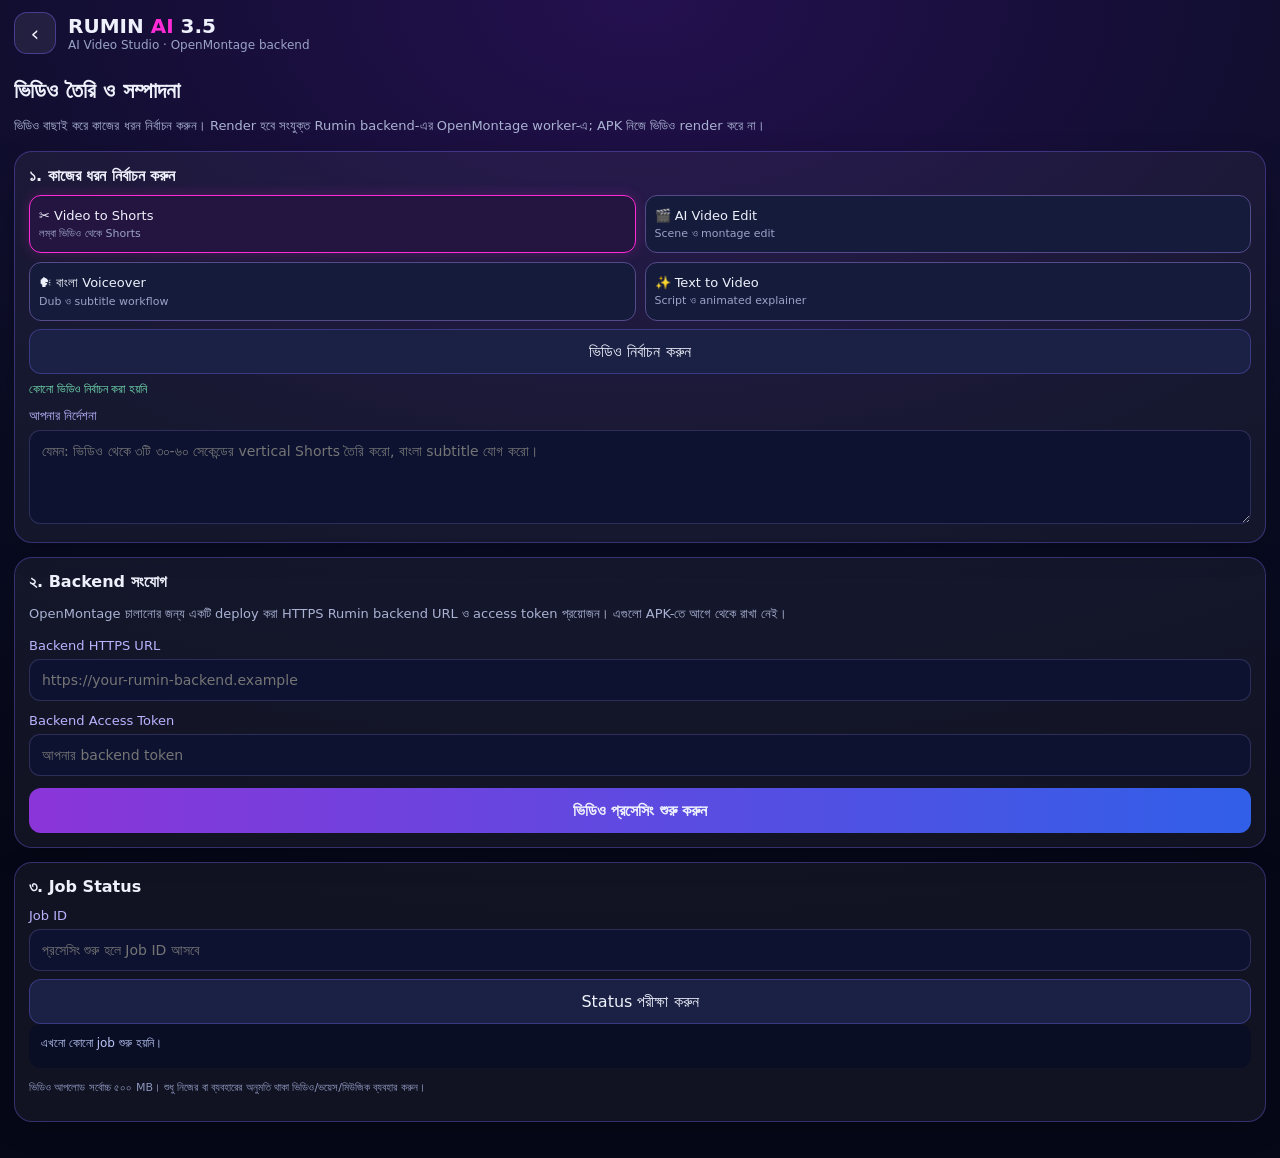
<file: app/src/main/assets/video_studio.html>
<!DOCTYPE html>
<html lang="bn">
<head>
<meta charset="UTF-8">
<meta name="viewport" content="width=device-width,initial-scale=1,viewport-fit=cover">
<title>Rumin AI 3.5 Video Studio</title>
<style>
*{box-sizing:border-box}body{margin:0;min-height:100vh;background:radial-gradient(120% 80% at 50% 0,#24104f,#0a0d24 58%,#060818);color:#eef1fb;font-family:system-ui,'Noto Sans Bengali',sans-serif;padding:env(safe-area-inset-top) 14px calc(22px + env(safe-area-inset-bottom))}
header{display:flex;align-items:center;gap:12px;padding:12px 0 20px}button,input,textarea,select{font:inherit;color:inherit}button{border:0;cursor:pointer}.back{width:42px;height:42px;border-radius:13px;background:#ffffff12;border:1px solid #7a6cff66;font-size:22px}.brand{font-size:20px;font-weight:800}.brand span{color:#ff2bd6}.sub{color:#9aa3c7;font-size:12px}
h1{font-size:22px;margin:4px 0 6px}p{color:#aab2d3;font-size:13px;line-height:1.6}
.card{background:#ffffff0c;border:1px solid #7a6cff55;border-radius:18px;padding:14px;margin:14px 0;box-shadow:0 8px 28px #0003}
label{display:block;color:#b9b3ff;font-size:13px;margin:12px 0 6px}
input,textarea,select{width:100%;border:1px solid #6d63a855;border-radius:11px;background:#0d1230;padding:12px;font-size:14px;outline:none}
textarea{min-height:94px;resize:vertical}
button.primary{width:100%;border-radius:12px;padding:13px;background:linear-gradient(90deg,#8b35d9,#315fe8);font-weight:700;margin-top:12px}
button.secondary{width:100%;border-radius:12px;padding:12px;background:#1b2144;border:1px solid #7a6cff55;margin-top:8px}
.pipelines{display:grid;grid-template-columns:1fr 1fr;gap:9px;margin-top:10px}
.pipeline{padding:12px 9px;text-align:left;border-radius:12px;background:#151b3b;border:1px solid #554b8a;font-size:13px}
.pipeline.active{border-color:#ff2bd6;box-shadow:0 0 14px #ff2bd633;background:#241440}
.pipeline small{display:block;color:#9aa3c7;font-size:11px;margin-top:4px}
#status{white-space:pre-wrap;word-break:break-word;background:#090e25;border-radius:12px;padding:12px;font-size:12px;color:#b9c6f5;min-height:44px}
#picked{color:#73e0b1;font-size:12px;margin-top:8px;word-break:break-all}
.note{font-size:11px;color:#8d96bd}
</style>
</head>
<body>
<header><button class="back" onclick="RuminStudio.closeStudio()">‹</button><div><div class="brand">RUMIN <span>AI</span> 3.5</div><div class="sub">AI Video Studio · OpenMontage backend</div></div></header>
<h1>ভিডিও তৈরি ও সম্পাদনা</h1>
<p>ভিডিও বাছাই করে কাজের ধরন নির্বাচন করুন। Render হবে সংযুক্ত Rumin backend-এর OpenMontage worker-এ; APK নিজে ভিডিও render করে না।</p>
<section class="card">
  <b>১. কাজের ধরন নির্বাচন করুন</b>
  <div class="pipelines">
    <button class="pipeline active" data-pipeline="clip-factory">✂️ Video to Shorts<small>লম্বা ভিডিও থেকে Shorts</small></button>
    <button class="pipeline" data-pipeline="documentary-montage">🎬 AI Video Edit<small>Scene ও montage edit</small></button>
    <button class="pipeline" data-pipeline="localization-dub">🗣 বাংলা Voiceover<small>Dub ও subtitle workflow</small></button>
    <button class="pipeline" data-pipeline="animated-explainer">✨ Text to Video<small>Script ও animated explainer</small></button>
  </div>
  <button class="secondary" onclick="RuminStudio.pickVideo()">ভিডিও নির্বাচন করুন</button>
  <div id="picked">কোনো ভিডিও নির্বাচন করা হয়নি</div>
  <label>আপনার নির্দেশনা</label>
  <textarea id="prompt" placeholder="যেমন: ভিডিও থেকে ৩টি ৩০-৬০ সেকেন্ডের vertical Shorts তৈরি করো, বাংলা subtitle যোগ করো।"></textarea>
</section>
<section class="card">
  <b>২. Backend সংযোগ</b>
  <p>OpenMontage চালানোর জন্য একটি deploy করা HTTPS Rumin backend URL ও access token প্রয়োজন। এগুলো APK-তে আগে থেকে রাখা নেই।</p>
  <label>Backend HTTPS URL</label><input id="backend" type="url" placeholder="https://your-rumin-backend.example">
  <label>Backend Access Token</label><input id="token" type="password" autocomplete="off" placeholder="আপনার backend token">
  <button class="primary" id="submit">ভিডিও প্রসেসিং শুরু করুন</button>
</section>
<section class="card">
  <b>৩. Job Status</b>
  <label>Job ID</label><input id="jobId" placeholder="প্রসেসিং শুরু হলে Job ID আসবে">
  <button class="secondary" id="refresh">Status পরীক্ষা করুন</button>
  <div id="status">এখনো কোনো job শুরু হয়নি।</div>
  <p class="note">ভিডিও আপলোড সর্বোচ্চ ৫০০ MB। শুধু নিজের বা ব্যবহারের অনুমতি থাকা ভিডিও/ভয়েস/মিউজিক ব্যবহার করুন।</p>
</section>
<script>
let pipeline='clip-factory',selectedName='';
document.querySelectorAll('.pipeline').forEach(b=>b.addEventListener('click',()=>{document.querySelectorAll('.pipeline').forEach(x=>x.classList.remove('active'));b.classList.add('active');pipeline=b.dataset.pipeline}));
function status(t){document.getElementById('status').textContent=t}
window.onRuminVideoPicked=(name,mime,size)=>{selectedName=name;document.getElementById('picked').textContent='নির্বাচিত: '+name+' · '+mime+(size>0?' · '+(size/1048576).toFixed(1)+' MB':'')};
window.onRuminStudioMessage=status;
window.onRuminStudioResult=(ok,raw)=>{
  let parsed;try{parsed=JSON.parse(raw)}catch(e){}
  if(ok&&parsed){const id=parsed.job_id||parsed.id;if(id)document.getElementById('jobId').value=id;status('সফলভাবে backend-এ পাঠানো হয়েছে।\n'+JSON.stringify(parsed,null,2))}
  else status('সমস্যা: '+raw);
};
document.getElementById('submit').addEventListener('click',()=>{
  const base=document.getElementById('backend').value.trim(),token=document.getElementById('token').value.trim(),prompt=document.getElementById('prompt').value.trim();
  if(!base||!token||!prompt){status('Backend URL, token এবং নির্দেশনা পূরণ করুন।');return}
  status('ভিডিও backend-এ আপলোড হচ্ছে… বড় ভিডিও হলে সময় লাগতে পারে।');
  RuminStudio.submitVideoJob(base,token,pipeline,prompt);
});
document.getElementById('refresh').addEventListener('click',()=>{
  const base=document.getElementById('backend').value.trim(),token=document.getElementById('token').value.trim(),id=document.getElementById('jobId').value.trim();
  if(!base||!token||!id){status('Backend URL, token এবং Job ID দিন।');return}
  status('Job status পরীক্ষা হচ্ছে…');RuminStudio.getVideoJobStatus(base,token,id);
});
</script>
</body>
</html>
</file>
